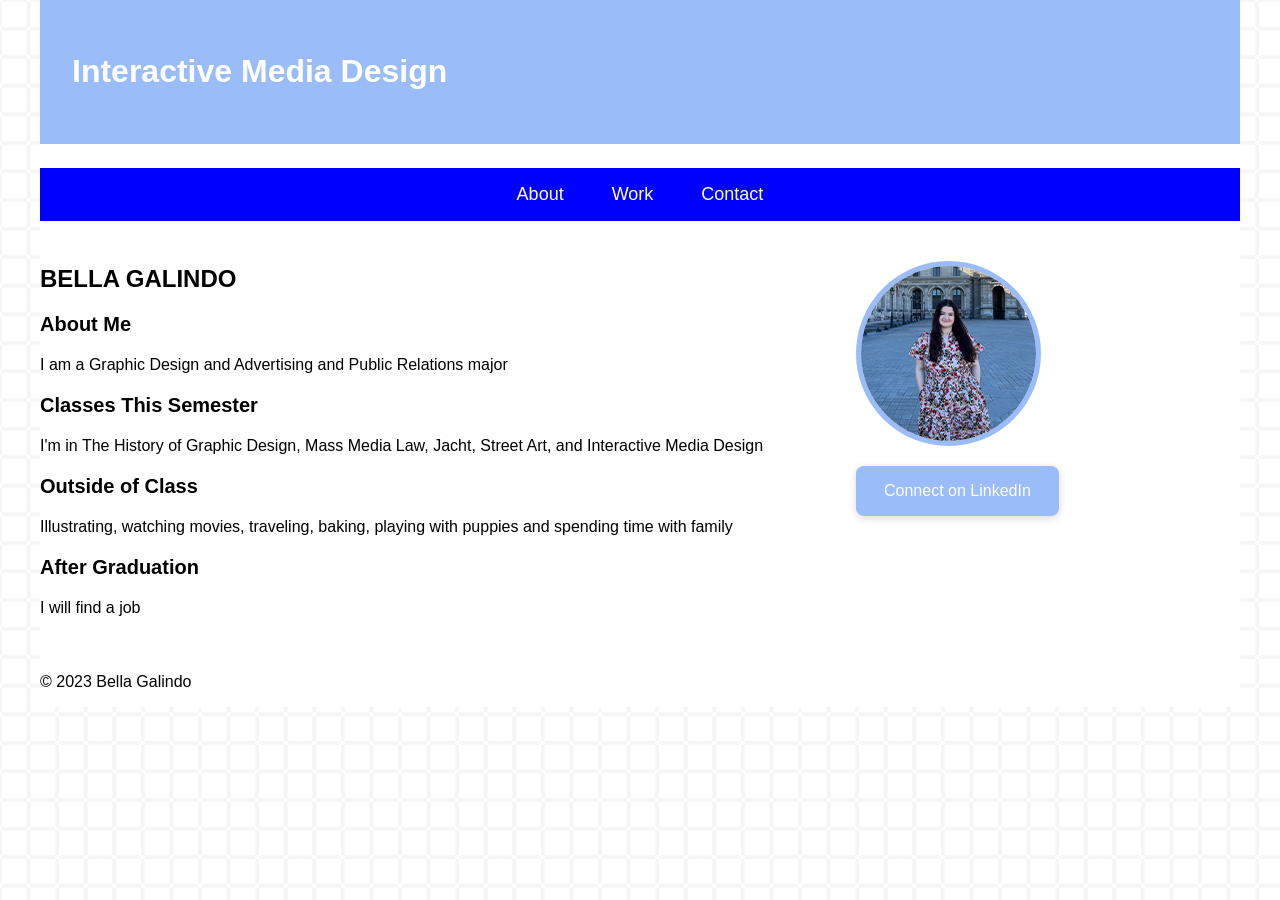
<file: assignments/index.html>
<!doctype html>
<html lang="en">
<head>
    <meta charset="UTF-8">
    <title>Bella Galindo </title>
    <link rel="stylesheet" href="/css/style.css">


</head>


<body>
<div class="container">

<header>
    <h1>Interactive Media Design</h1>
</header>

<nav>
    <ul>
        <li><a href="index.html">About</a></li>
        <li><a href="work.html">Work</a></li>
        <li><a href="contact.html">Contact</a></li>
    </ul>
</nav>

<section class="col-span-8">
    <h2>BELLA GALINDO</h2>

    <h3>About Me</h3>
    <p>I am a Graphic Design and Advertising and Public Relations major</p>

    <h3>Classes This Semester</h3>
    <p>I'm in The History of Graphic Design, Mass Media Law, Jacht, Street Art, and Interactive Media Design</p>

    <h3>Outside of Class</h3>
    <p>Illustrating, watching movies, traveling, baking, playing with puppies and spending time with family</p>

    <h3>After Graduation</h3>
    <p>I will find a job</p>
</section>


<aside class="col-span-4">
    <p><img src="/images/photo.png" alt="image" class="circle"></p>
    <a href="https://www.linkedin.com" target="_blank" class="button">Connect on LinkedIn</a>
</aside>

<footer>
<p>&copy; 2023 Bella Galindo</p>
</footer>

</div><!-- container closes-->
</body>
</html>
</file>
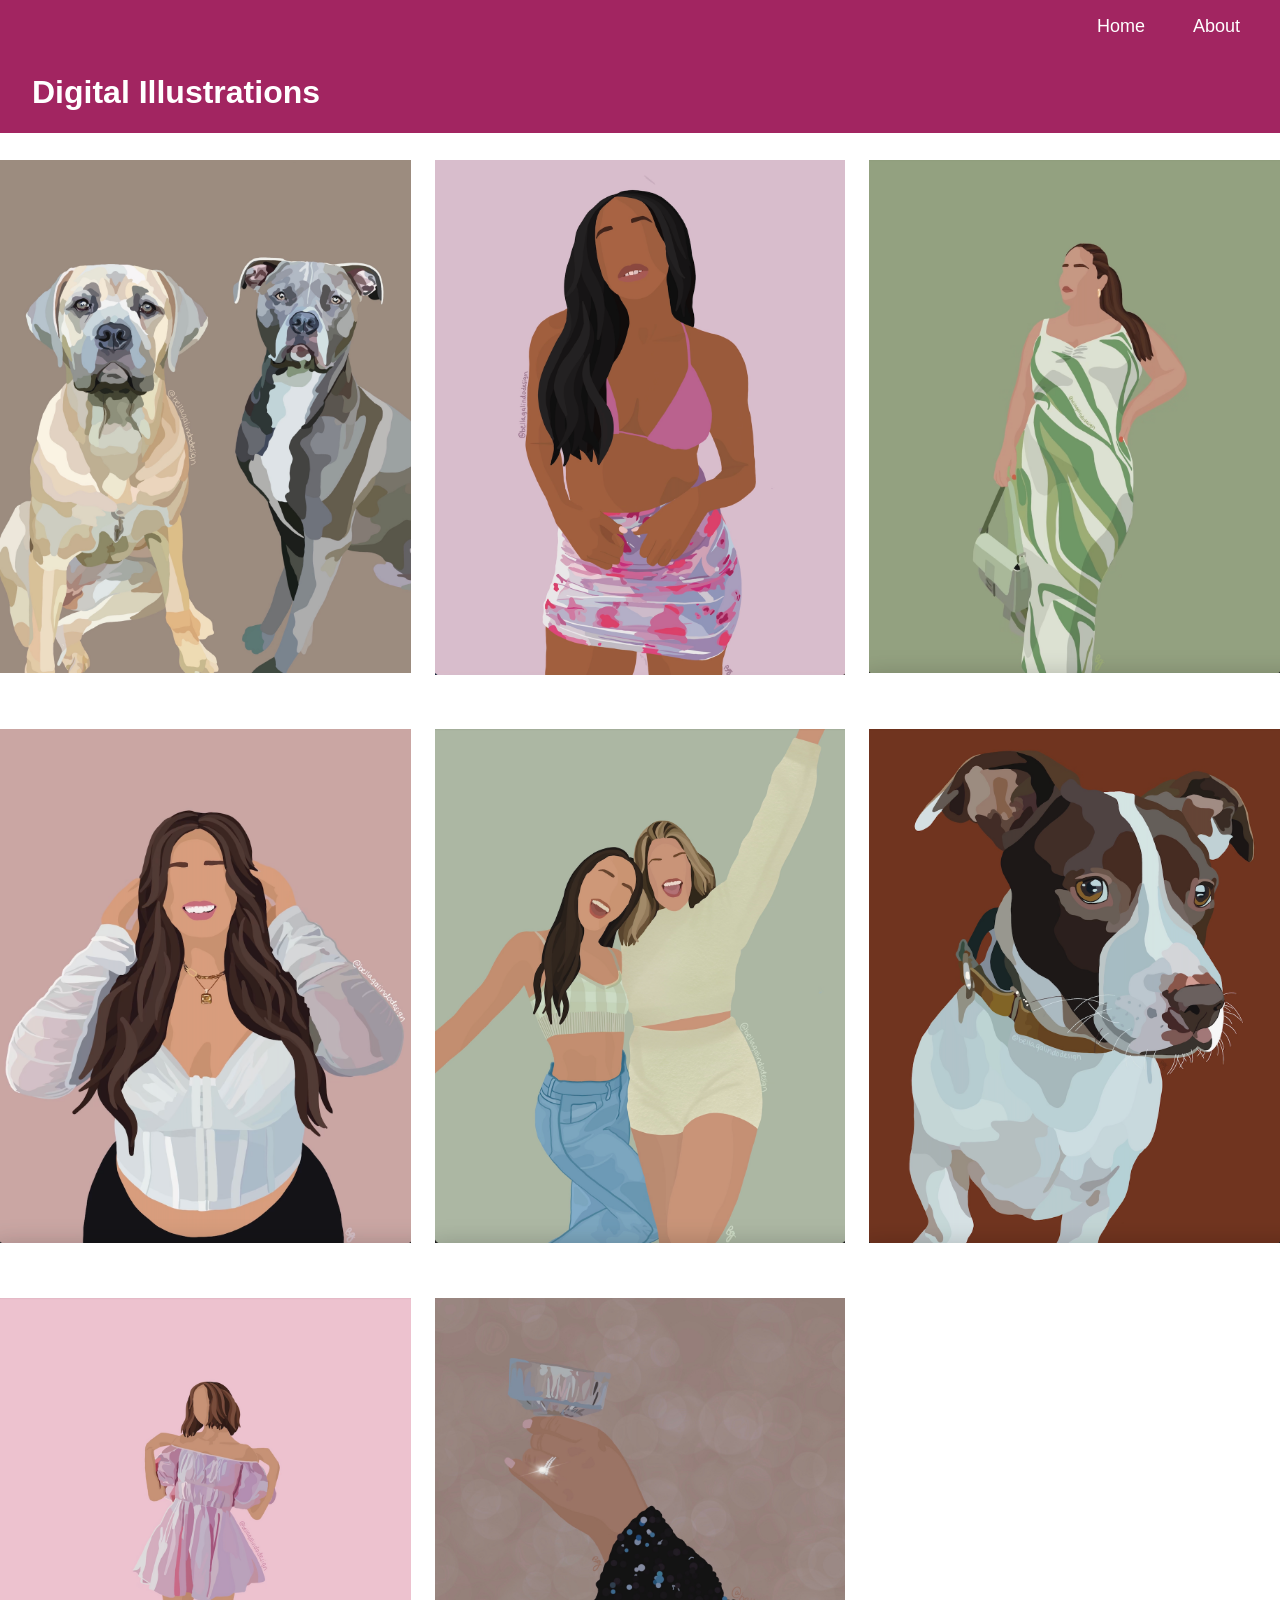
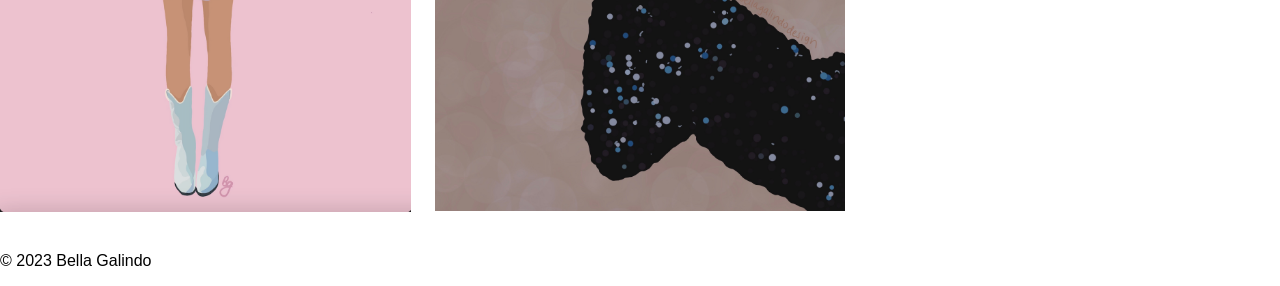
<file: digitalillustrations.html>
<!doctype html>
<html lang="en">
<head>
    <meta charset="UTF-8">
    <meta name="description" content=“Take a look at illustrations that I have created using procreate."">
    <title>Bella Galindo </title>
    <link rel="stylesheet" href="/webpage.css">


</head>


<body>
<div class="container2">

<nav>
    <ul>
        <li><a href="webpage.html">Home</a></li>
        <li><a href="webpage2.html">About</a></li>
    </ul>
</nav>
</div> 


<div class="container2">
<header>
    <h1>Digital Illustrations</h1>
</header>
</div>
</div>

<div class="container col-span-12">
    <section class="work-section">
        <div class="container">

            <div class="halfcard col-span-4">
                <img src="/images/twodogs.jpeg" alt="two dogs">
            </div>
            
            <div class="halfcard col-span-4">
                <img src="/images/mediumpink.png" alt="girl wearing pink">
            </div>

            <div class="halfcard col-span-4">
                <img src="/images/green.png" alt="girl wearing green">
            </div>

            <div class="halfcard col-span-4">
                <img src="/images/darkpink.png" alt="girl wearing white shirt">
            </div>
            
            <div class="halfcard col-span-4">
                <img src="/images/lightgreen.png" alt="two girls posing">
            </div>

            <div class="halfcard col-span-4">
                <img src="/images/dog.png" alt="spotted dog">
            </div>
            
            <div class="halfcard col-span-4">
                <img src="/images/lightpink.png" alt="girl wearing light pink">
            </div>

            <div class="halfcard col-span-4">
                <img src="/images/hand.jpeg" alt="holding champagne">
            </div>

    </section>
         </div>
</div>





<footer>
<p>&copy; 2023 Bella Galindo</p>
</footer>

</div><!-- container closes-->
</body>
</html>
</file>
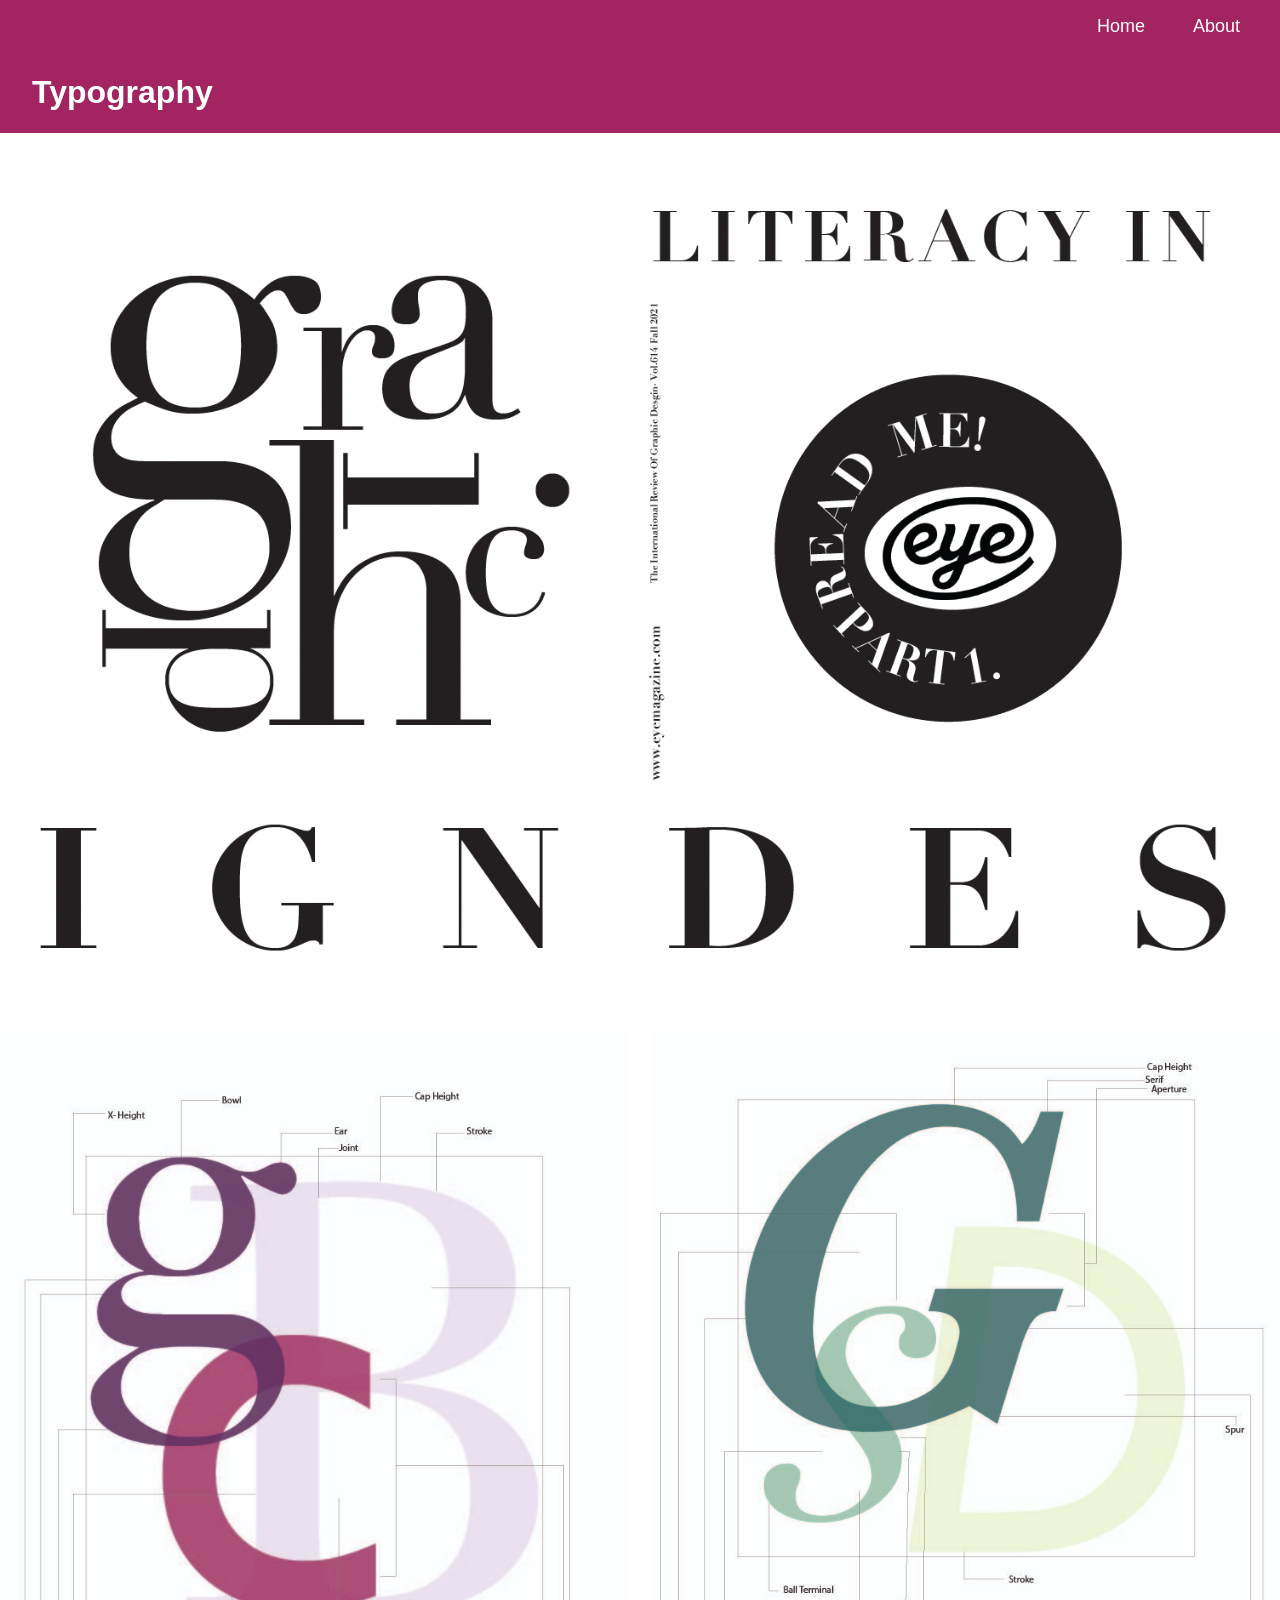
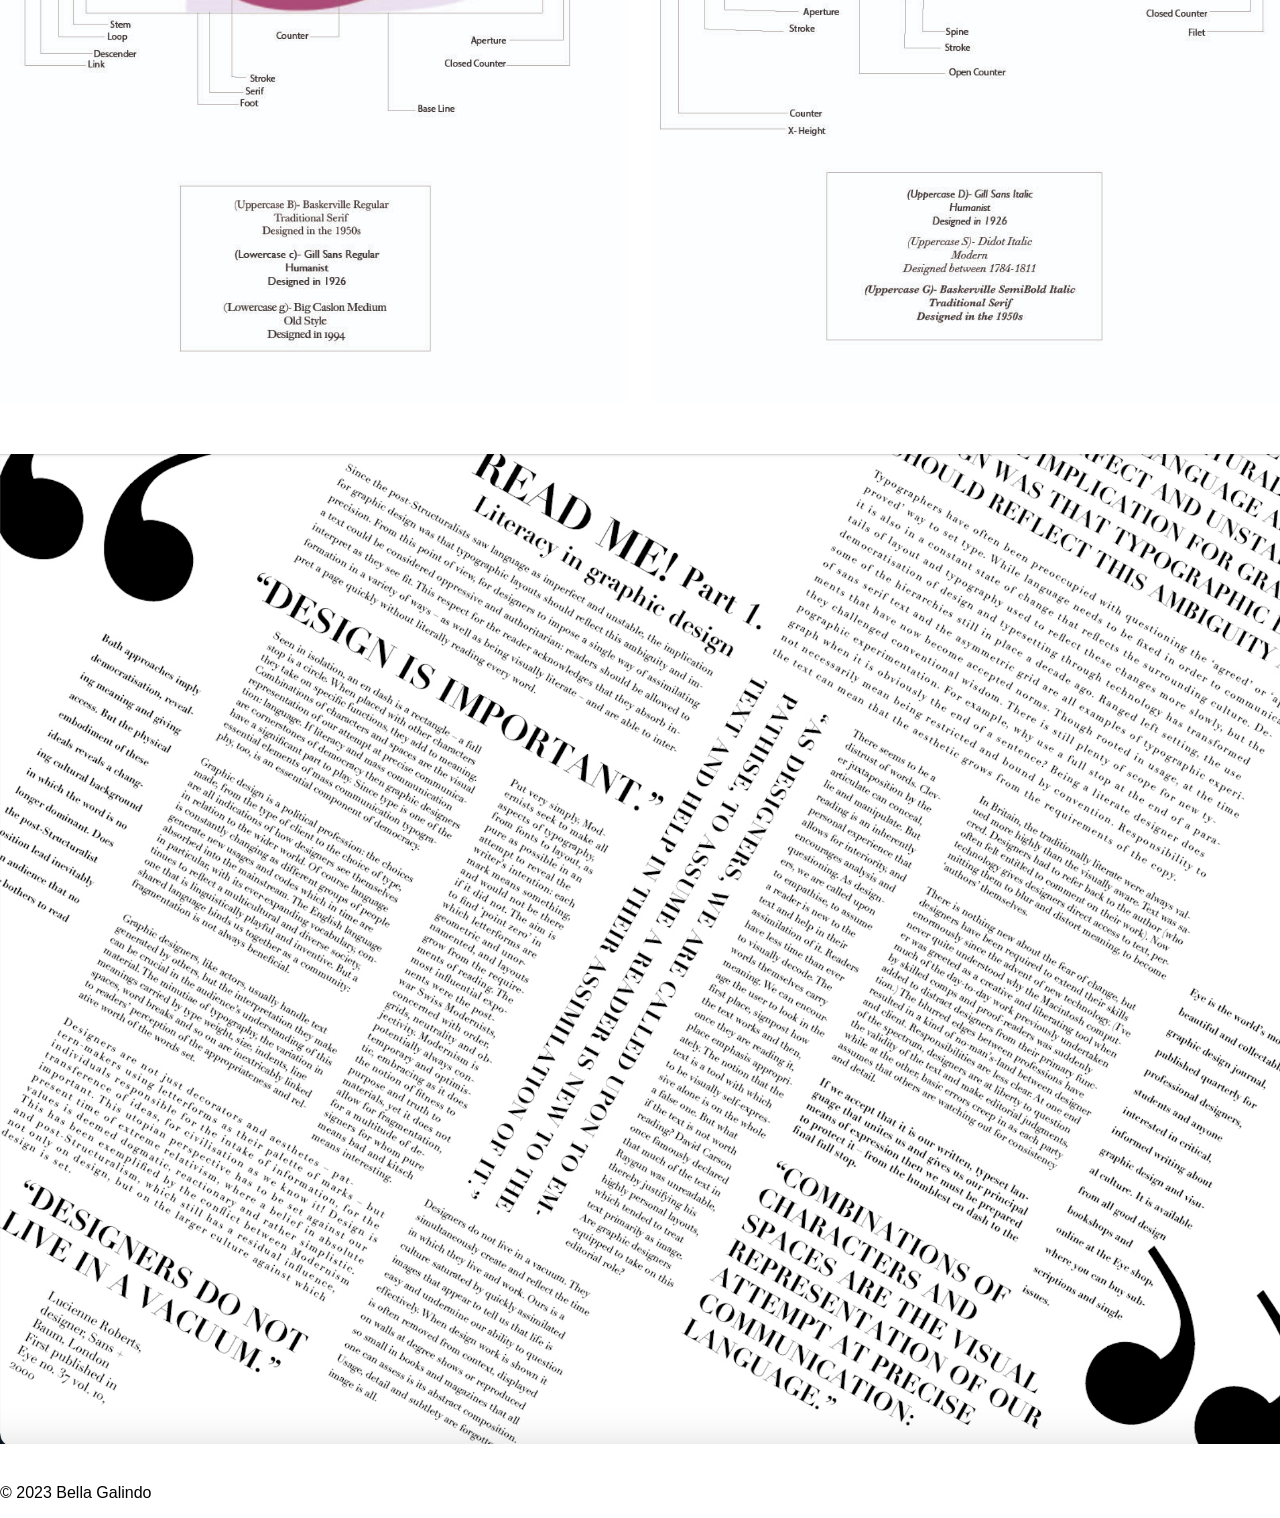
<file: type.html>
<!doctype html>
<html lang="en">
<head>
    <meta charset="UTF-8">
    <meta name="description" content=“Take a look at a collection of typography that I ahve created using Adobe Indesign.">
    <title>Bella Galindo </title>
    <link rel="stylesheet" href="/webpage.css">


</head>


<body>
<div class="container2">

<nav>
    <ul>
        <li><a href="webpage.html">Home</a></li>
        <li><a href="webpage2.html">About</a></li>
    </ul>
</nav>
</div> 


<div class="container2">
<header>
    <h1>Typography</h1>
</header>
</div>

<div class="container">
    <div class="largecard">
    <img src="/images/type1.png" alt="holding business card">
    </section>
</div>
</div>

<div class="container col-span-12">
    <section class="work-section">
        <div class="container">

            <div class="halfcard col-span-6">
                <img src="/images/type4.jpg" alt="back of business card">
            </div>
            
            <div class="halfcard col-span-6">
                <img src="/images/type5.jpg" alt="business card front and back">
            </div>

    </section>
         </div>
</div>

<div class="container">
    <div class="largecard">
    <img src="/images/type2.png" alt="front of business card">
    </section>
</div>
</div>





<footer>
<p>&copy; 2023 Bella Galindo</p>
</footer>

</div><!-- container closes-->
</body>
</html>
</file>
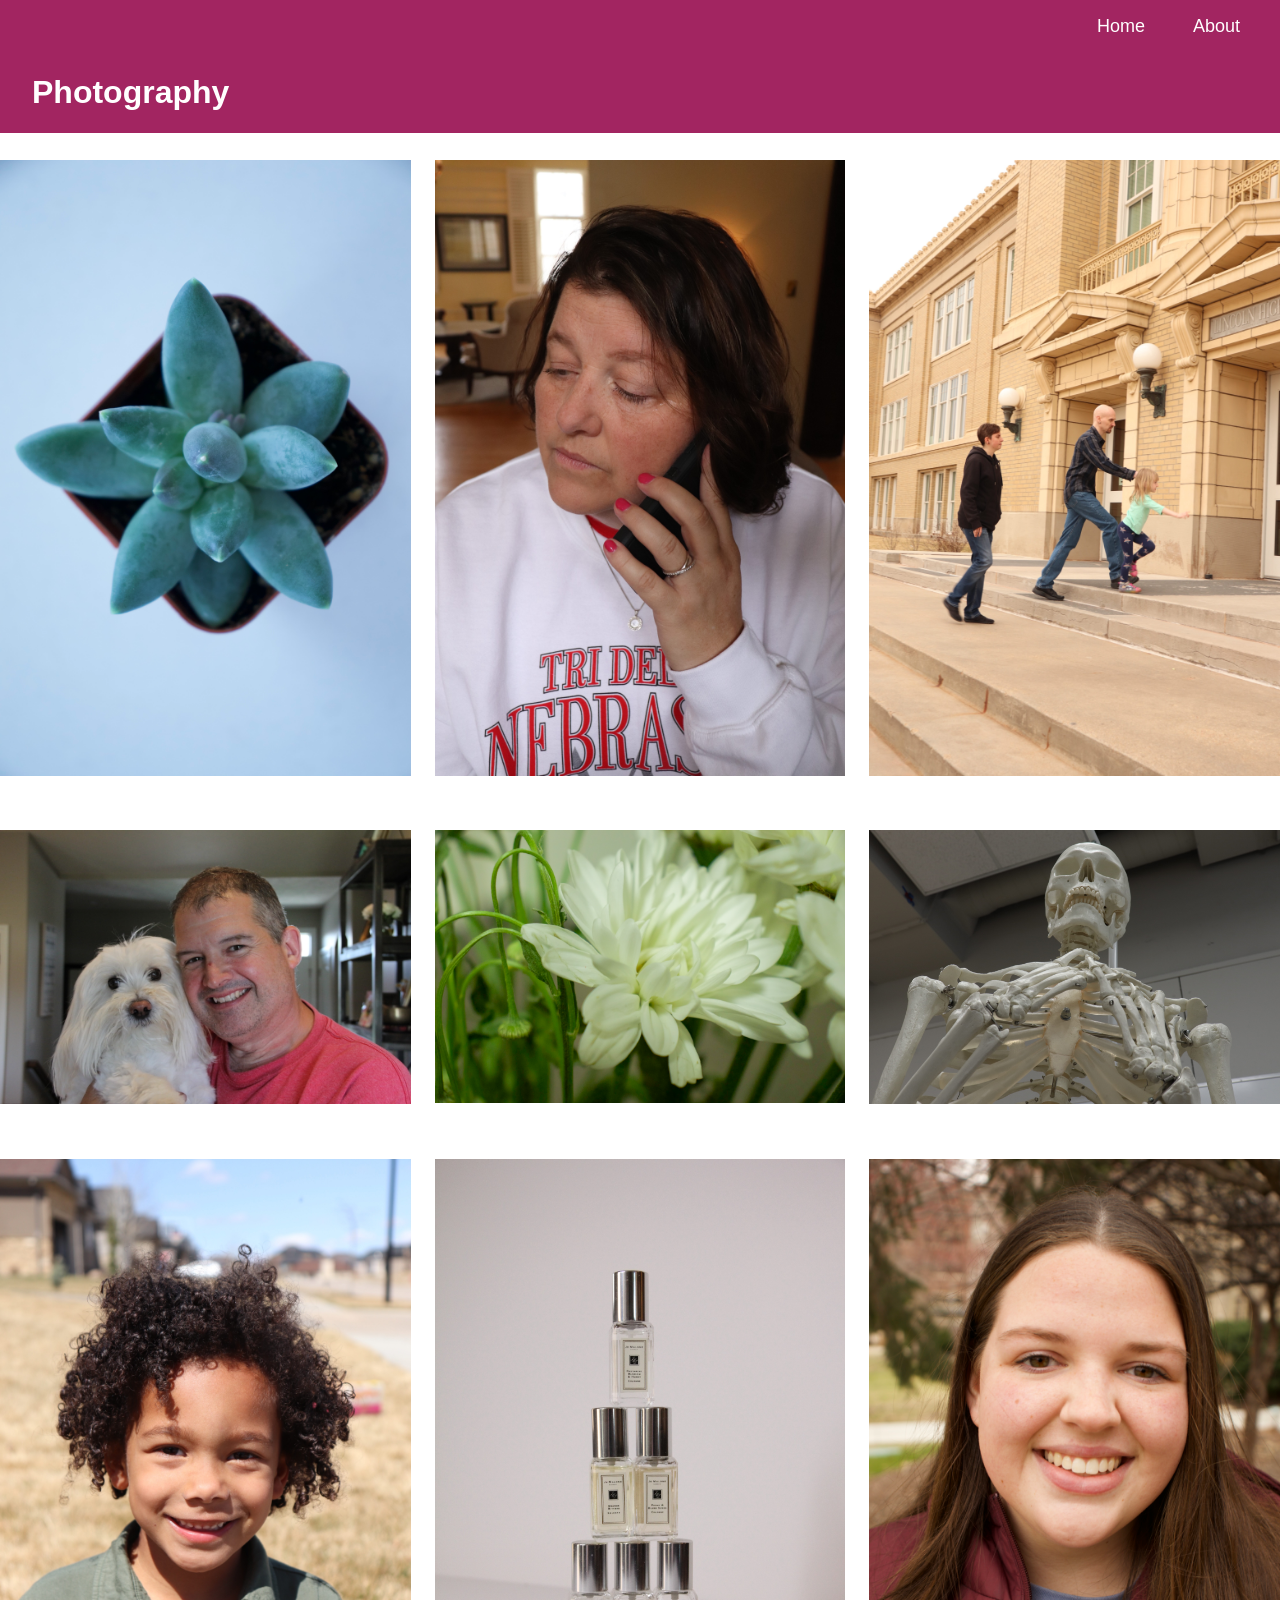
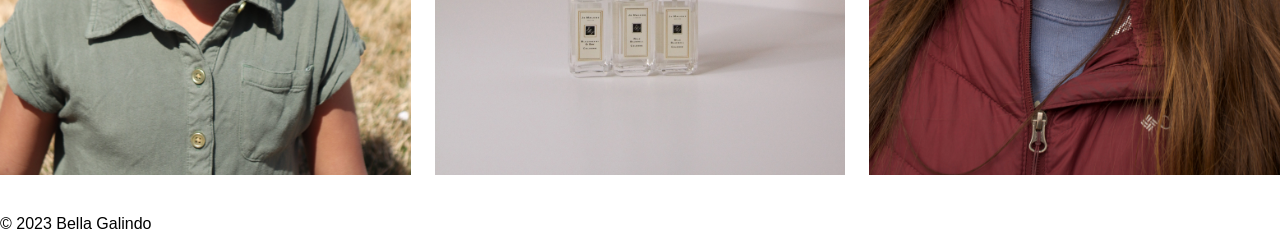
<file: webpage3.html>
<!doctype html>
<html lang="en">
<head>
    <meta charset="UTF-8">
    <meta name="description" content=“Take a look at product and portrait photos I’ve captured.”>
    <title>Bella Galindo </title>
    <link rel="stylesheet" href="/webpage.css">


</head>


<body>
<div class="container2">

<nav>
    <ul>
        <li><a href="webpage.html">Home</a></li>
        <li><a href="webpage2.html">About</a></li>
    </ul>
</nav>
</div> 


<div class="container2">
<header>
    <h1>Photography</h1>
</header>
</div>
</div>

<div class="container col-span-12">
    <section class="work-section">
        <div class="container">

            <div class="halfcard col-span-4">
                <img src="/images/plant3.JPEG" alt="flower">
            </div>
            
            <div class="halfcard col-span-4">
                <img src="/images/mom.jpeg" alt="lady crying">
            </div>

            <div class="halfcard col-span-4">
                <img src="/images/people.jpeg" alt="peoplewalking">
            </div>

            <div class="halfcard col-span-4">
                <img src="/images/dog.JPG" alt="dog and man">
            </div>
            
            <div class="halfcard col-span-4">
                <img src="/images/flower.png" alt="white flowers">
            </div>

            <div class="halfcard col-span-4">
                <img src="/images/skeleton.jpeg" alt="skeleton">
            </div>

            <div class="halfcard col-span-4">
                <img src="/images/girlsmiling.jpeg" alt="girl smiling">
            </div>
            
            <div class="halfcard col-span-4">
                <img src="/images/perfume.JPG" alt="stacked perfume bottles">
            </div>

            <div class="halfcard col-span-4">
                <img src="/images/girlsmiling2.JPEG" alt="girl smiling">
            </div>

    </section>
         </div>
</div>





<footer>
<p>&copy; 2023 Bella Galindo</p>
</footer>

</div><!-- container closes-->
</body>
</html>
</file>
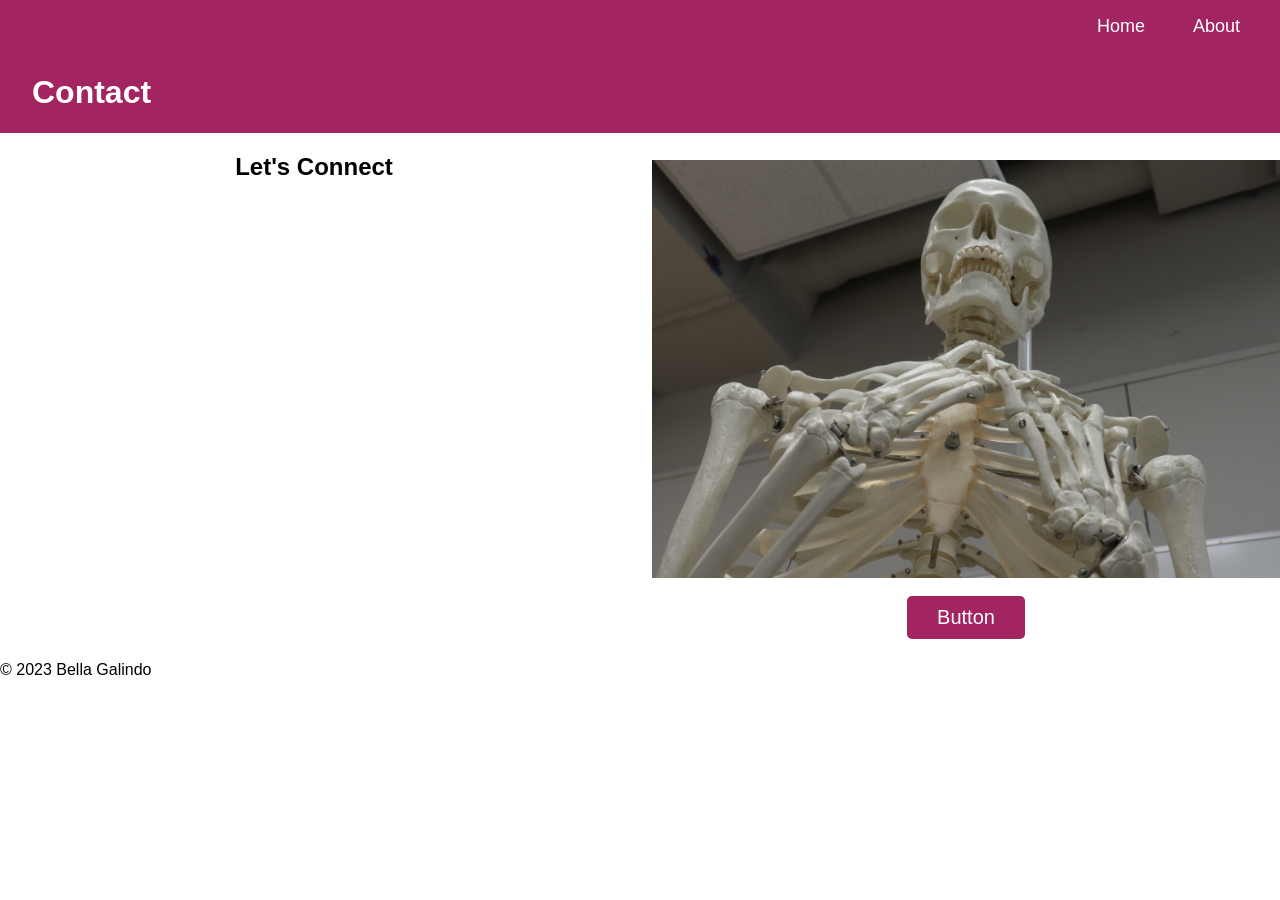
<file: webpage4.html>
<!doctype html>
<html lang="en">
<head>
    <meta charset="UTF-8">
    <meta name="description" content=“Get in touch with me for any of your design needs.”>
    <title>Bella Galindo </title>
    <link rel="stylesheet" href="/webpage.css">


</head>


<body>
<div class="container2">

<nav>
    <ul>
        <li><a href="webpage.html">Home</a></li>
        <li><a href="webpage2.html">About</a></li>
    </ul>
</nav>
</div> 


<div class="container2">
<header>
    <h1>Contact</h1>
</header>
</div>

<div class="container col-span-12">
    <section class="work-section">
        <div class="container">

            <div class="halfcard col-span-6">
                <h2>Let's Connect</h2>
            </div>
            
            <div class="halfcard col-span-6">
                <img src="/images/skeleton.jpeg" alt="strategic planning">
                <button class="btn1">Button</button>
            </div>

    </section>

</div>





<footer>
<p>&copy; 2023 Bella Galindo</p>
</footer>

</div><!-- container closes-->
</body>
</html>
</file>
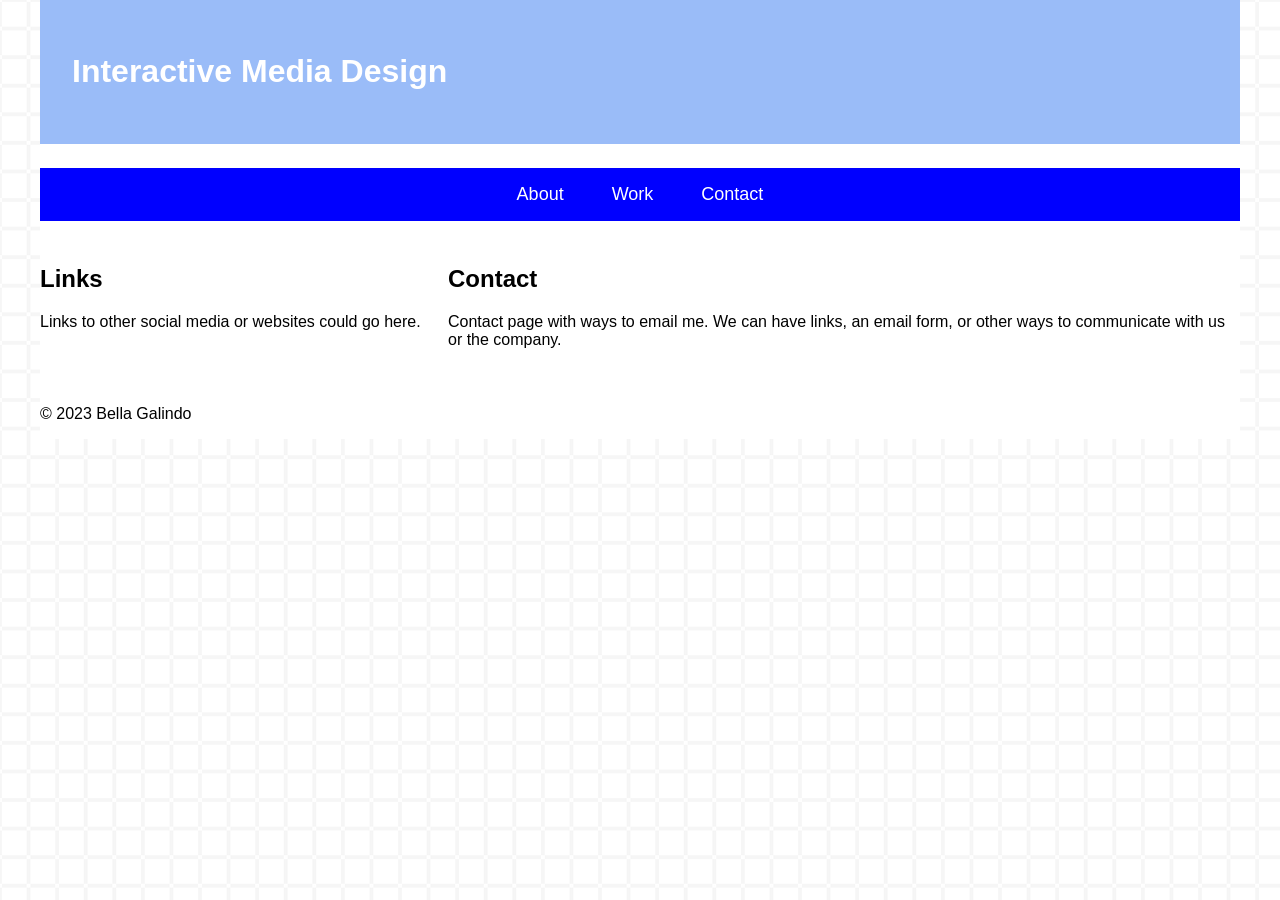
<file: assignments/contact.html>
<!doctype html>
<html lang="en">
<head>
    <meta charset="UTF-8">
    <title>Bella Galindo </title>
    <link rel="stylesheet" href="/css/style.css">


</head>


<body>
<div class="container">

<header>
    <h1>Interactive Media Design</h1>
</header>

<nav>
    <ul>
        <li><a href="index.html">About</a></li>
        <li><a href="work.html">Work</a></li>
        <li><a href="contact.html">Contact</a></li>
    </ul>
</nav>

<section class="col-span-4">
    <h2>Links</h2>
    <p>Links to other social media or websites could go here.</p>
</section>


<aside class="col-span-8">
    <h2>Contact</h2>
    <p>Contact page with ways to email me. We can have links, an email form, or other ways to communicate with us or the company.</p>
</aside>

<footer>
<p>&copy; 2023 Bella Galindo</p>
</footer>

</div><!-- container closes-->
</body>
</html>
</file>
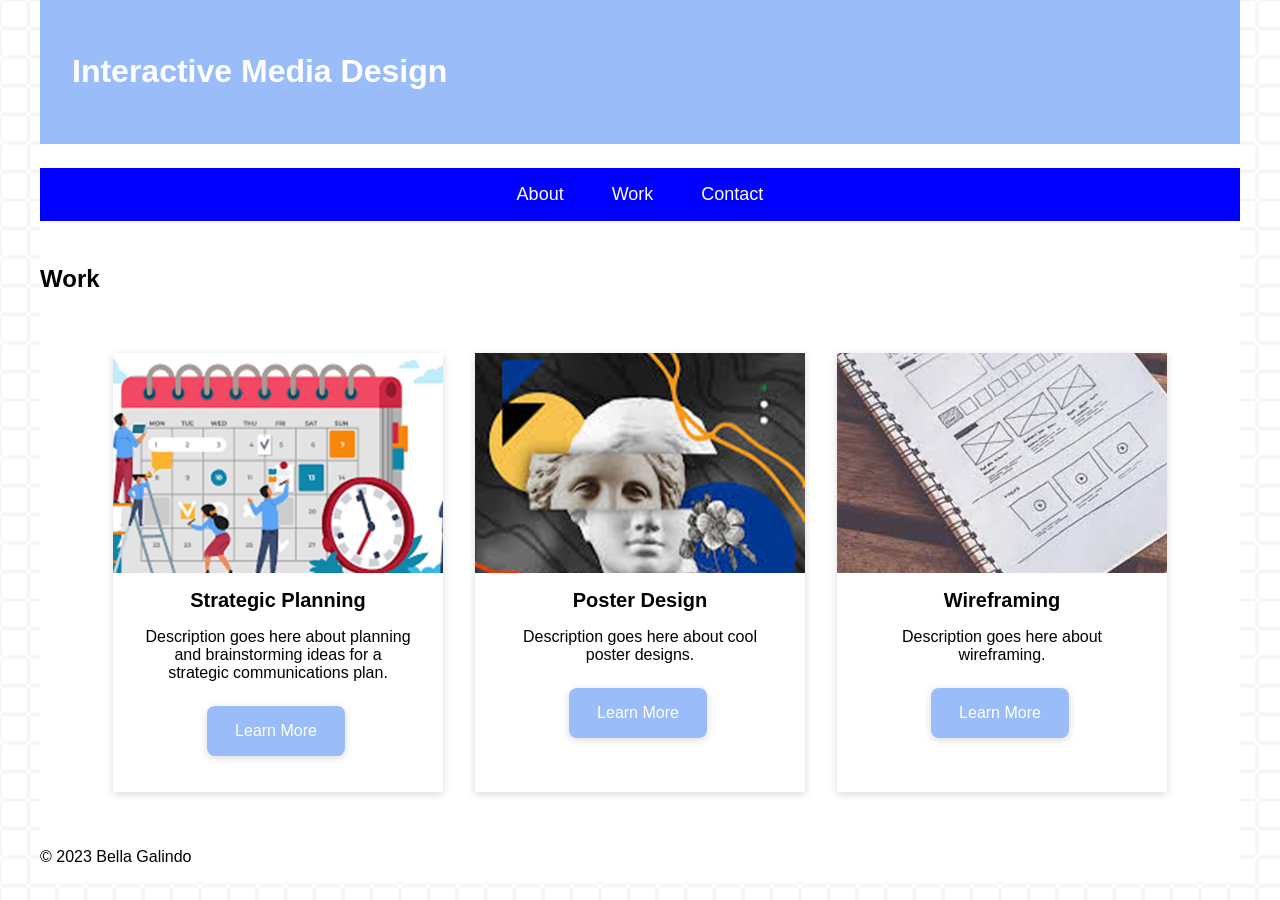
<file: assignments/work.html>
<!doctype html>
<html lang="en">
<head>
    <meta charset="UTF-8">
    <title>Bella Galindo </title>
    <link rel="stylesheet" href="/css/style.css">


</head>


<body>
<div class="container">

<header>
    <h1>Interactive Media Design</h1>
</header>

<nav>
    <ul>
        <li><a href="index.html">About</a></li>
        <li><a href="work.html">Work</a></li>
        <li><a href="contact.html">Contact</a></li>
    </ul>
</nav>

<section>
    <h2>Work</h2>
    </section>

<section class="work-section">
    <div class="card">
        <img src="/images/Work_sketch.jpg" alt="strategic planning">
        <h3 class="card-title">Strategic Planning</h3>
        <p class ="card-text">Description goes here about planning and brainstorming ideas for a strategic communications plan.</p>
        <a href="#" class="button">Learn More</a>
    </div>

    <div class="card">
        <img src="/images/work_posters.jpg" alt="Poster Design">
        <h3 class="card-title">Poster Design</h3>
        <p class ="card-text">Description goes here about cool poster designs.</p>
        <a href="#" class="button">Learn More</a>
    </div>

    <div class="card">
        <img src="/images/work_wires.jpg" alt="Wireframing">
        <h3 class="card-title">Wireframing</h3>
        <p class ="card-text">Description goes here about wireframing.</p>
        <a href="#" class="button">Learn More</a>
    </div>
</section>


<footer>
<p>&copy; 2023 Bella Galindo</p>
</footer>

</div><!-- container closes-->
</body>
</html>
</file>
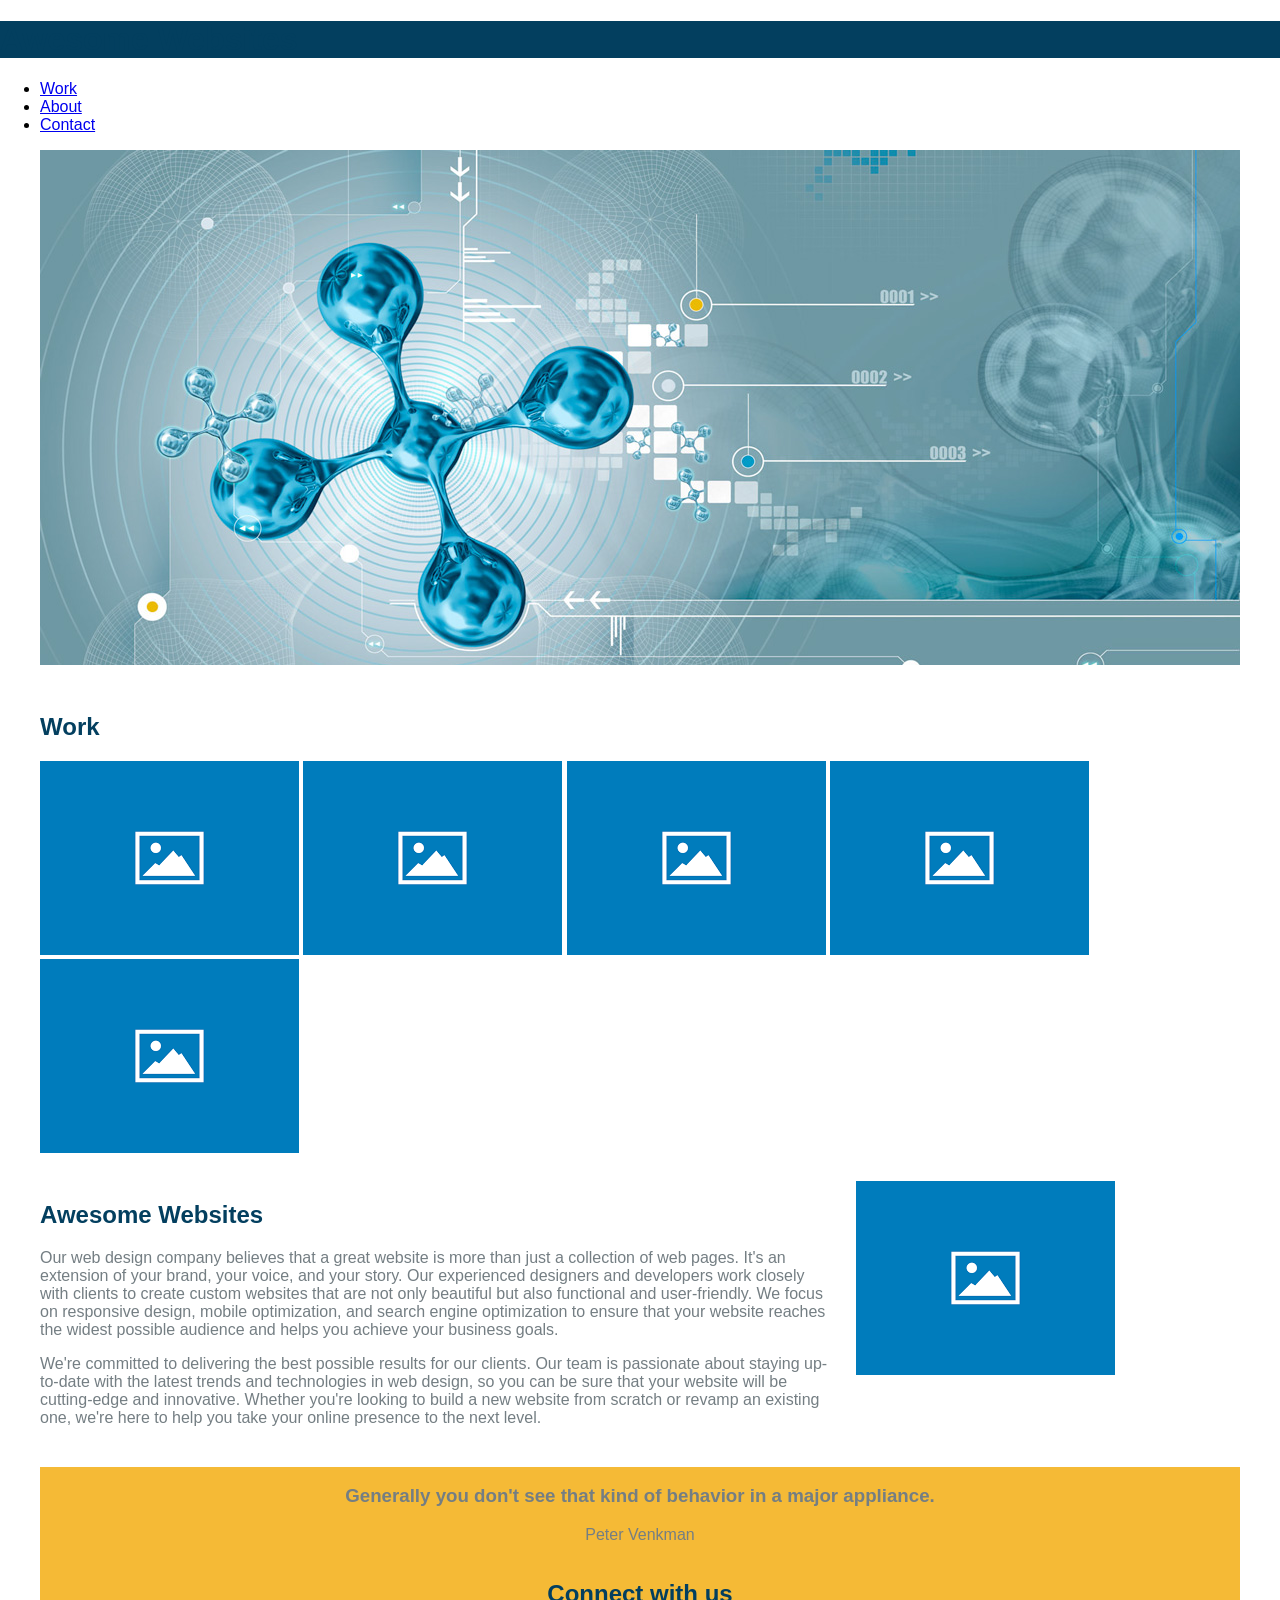
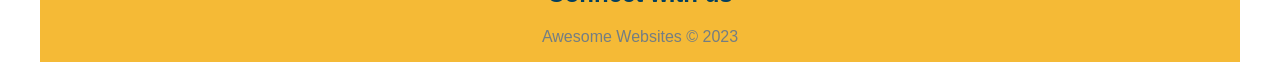
<file: assignments/class_template/class_template.html>
<!doctype html>
<html lang="en">
<head>
    <meta charset="UTF-8">
    <title>Bella's Website</title>
    
    <!--SEO -->
        <meta name="description" content="Page Description Here">
        <meta name="author" content="Bella Galindo">
            
    <!--Icons -->
        <!-- Make iOS icon 180x180 PNG -->
        <link rel="apple-touch-icon" href="#">
        <!-- Make Shortcut icon 32x32 PNG -->
        <link rel="icon" href="#">
        
    <!-- Needed for RWD -->
        <meta name="viewport" content="width=device-width, initial-scale=1">
        
    <!-- Styles -->
        <link href="css/inclass.css" rel="stylesheet">
        
    <!-- jQuery Scripts 
        <script src="https://ajax.googleapis.com/ajax/libs/jquery/1.12.4/jquery.min.js"></script>
        <script>
            $(document).ready(function(){
            
                });
        </script>-->
</head>

<body>   

 <div class="container_lg blue">
<header class="col-span-6">
 <h1>Awesome Websites</h1></header>
 </div>

    <!-- Navigation -->
    <nav class="col-span-6">
        <ul>
            <li><a href="#">Work</a></li>
            <li><a About href="#">About</a></li>
            <li><a Contact href="#">Contact</a></li>
        </ul>
    </nav>


    <div class="container">
        <!-- Hero Image -->
        <section>
            <img src="images/promoGraphic.jpg" alt="Website Promo">
        </section>
    
    <!-- Work -->
    <section>
        <h2>Work</h2>

        <img src="images/thumb.png" alt="Project 1">
        <img src="images/thumb.png" alt="Project 2">
        <img src="images/thumb.png" alt="Project 3">
        <img src="images/thumb.png" alt="Project 4">
        <img src="images/thumb.png" alt="Project 5">
    </section>
    
    <!-- Content -->
    <article class="col-span-8">
        <h2>Awesome Websites</h2>
        
        <p>Our web design company believes that a great website is more than just a collection of web pages. It's an extension of your brand, your voice, and your story. Our experienced designers and developers work closely with clients to create custom websites that are not only beautiful but also functional and user-friendly. We focus on responsive design, mobile optimization, and search engine optimization to ensure that your website reaches the widest possible audience and helps you achieve your business goals.</p>

        <p>We're committed to delivering the best possible results for our clients. Our team is passionate about staying up-to-date with the latest trends and technologies in web design, so you can be sure that your website will be cutting-edge and innovative. Whether you're looking to build a new website from scratch or revamp an existing one, we're here to help you take your online presence to the next level.</p>
    </article>

    <aside class="col-span-4">
        <img src="images/thumb.png" alt="Project 1">
    </aside>
  
<!--close container --> 

<div class="container_lg center yellow"

    <!-- Quote -->
    <section>
        <h3>Generally you don't see that kind of behavior in a major appliance.</h3>
        <p>Peter Venkman</p>
    </section>
    
    <div class="container"
    <!-- Footer  -->
    <footer>
        <h2>Connect with us</h2>
        <p>Awesome Websites &copy; 2023</p>
    </footer>   
    
</div><!--close container --> 
</body>
</html>
</file>
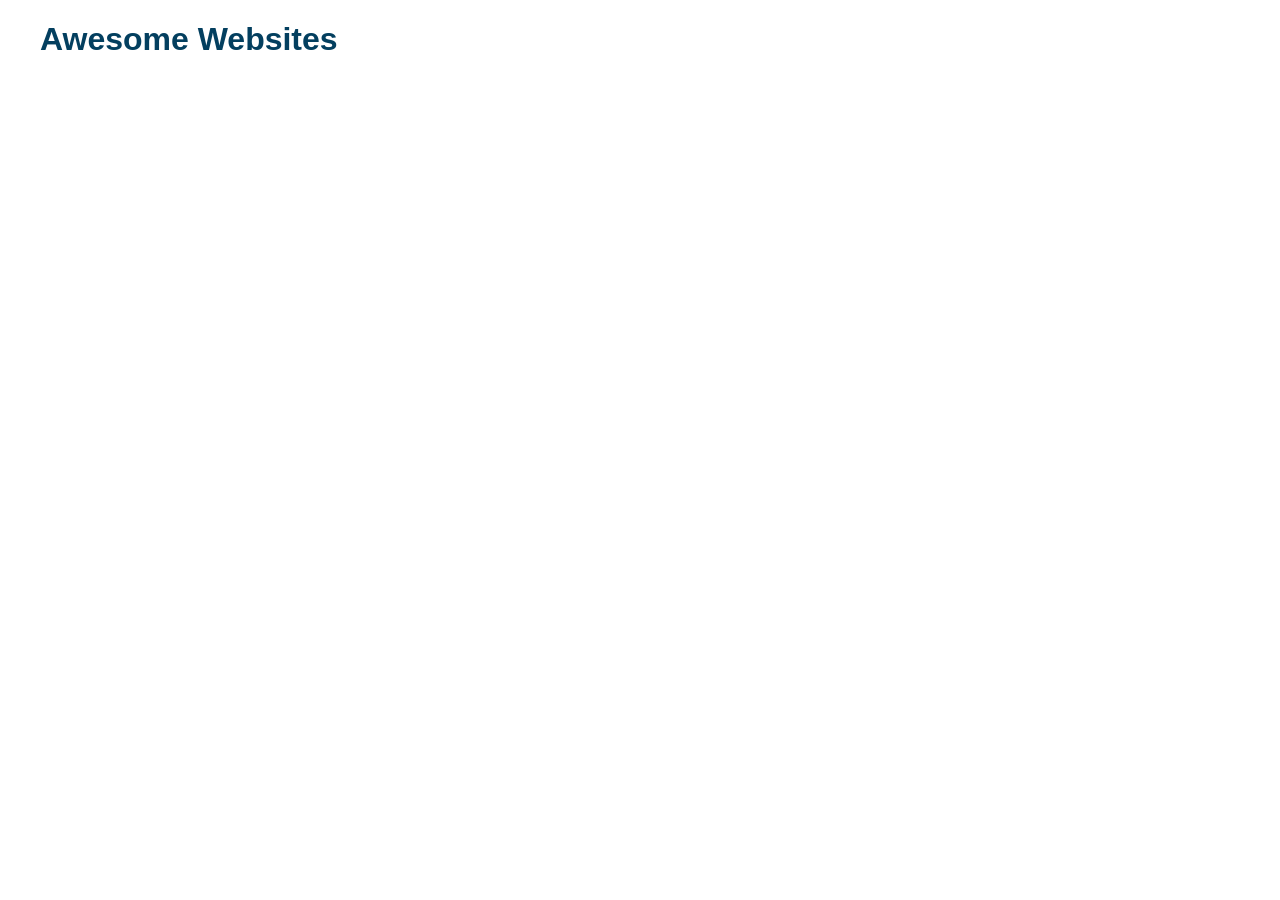
<file: assignments/class_template/grid1.html>
<!doctype html>
<html lang="en">
<head>
    <meta charset="UTF-8">
    
    <!--SEO -->
        <meta name="description" content="Page Description Here">
        <meta name="author" content="Bella Galindo">
            
    <!--Icons -->
        
        
    <!-- Needed for RWD -->
        <meta name="viewport" content="width=device-width, initial-scale=1">
        
    <!-- Styles -->
        <link href="css/inclass.css" rel="stylesheet">
        
    <!-- jQuery Scripts 
        <script src="https://ajax.googleapis.com/ajax/libs/jquery/1.12.4/jquery.min.js"></script>
        <script>
            $(document).ready(function(){
            
                });
        </script>-->
</head>

<body>   
<div class="container">
    
    <header class="col-span-6">
    <h1>Awesome Websites</h1>
    </header>   

    <!-- Navigation -->
    <nav class="col-span-6">
        <ul>
         
        </ul>
    </nav>



     <!-- Hero Image -->
    
    <!-- Work -->
    
    
    <!-- Content -->
   
  
    <!-- Quote -->
    <section>
        
    </section>
    
    
    <!-- Footer  -->
    <footer>
       
    </footer>   
    
</div><!--close container --> 
</body>
</html>
</file>
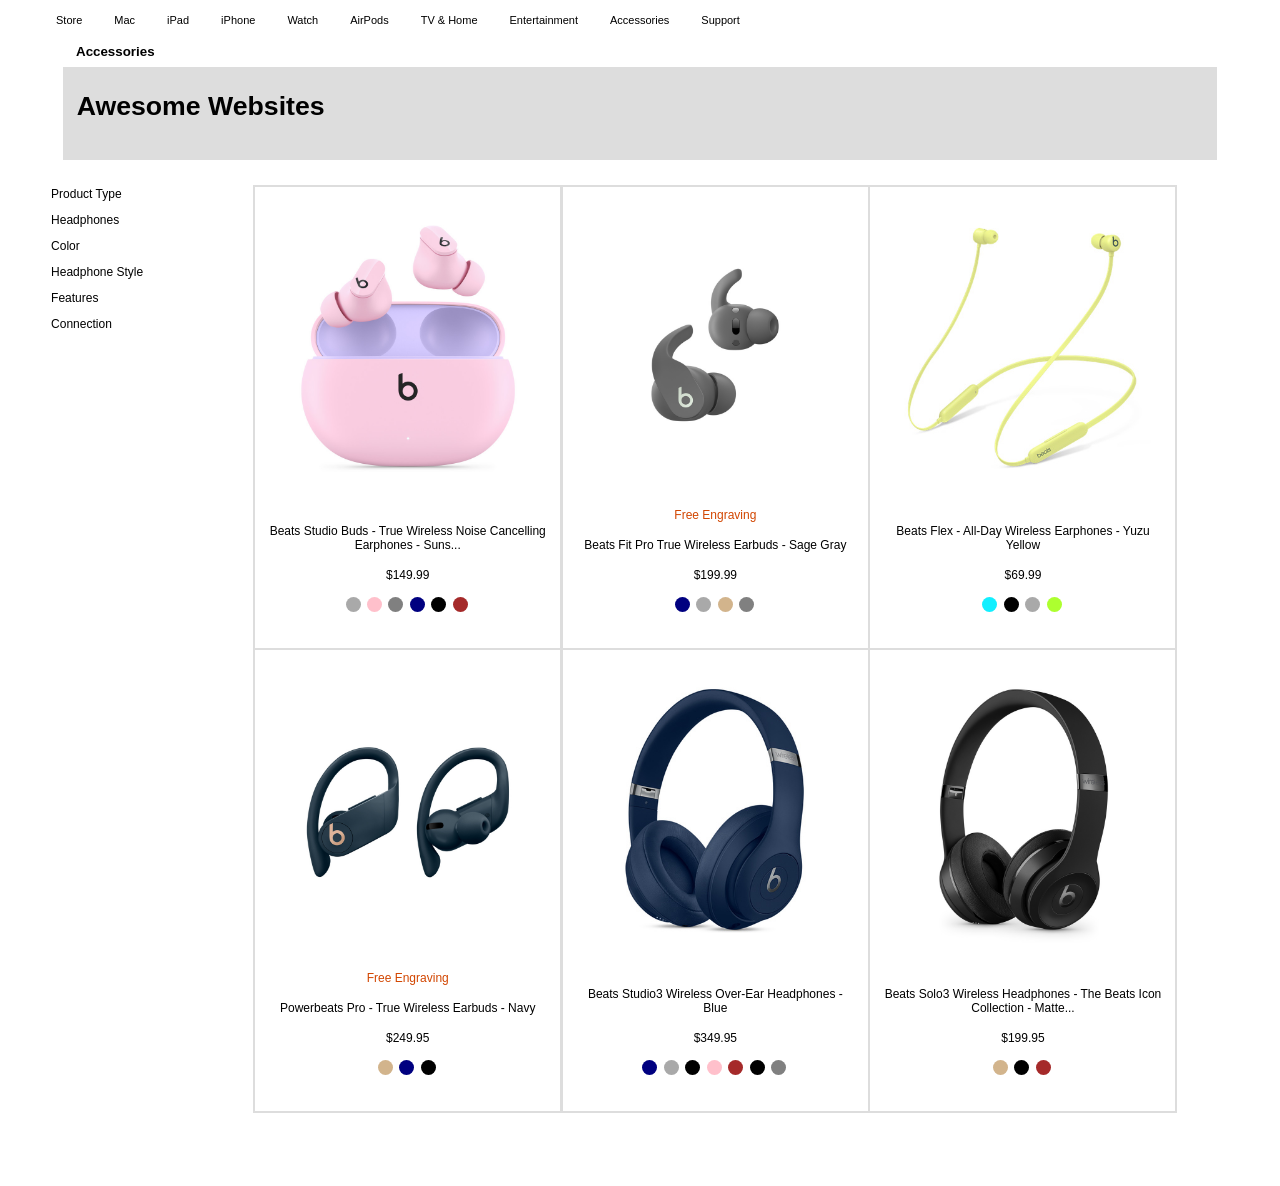
<file: assignments/class_template/page2.html>
<!doctype html>
<html lang="en">
<head>
    <meta charset="UTF-8">
    
    <!--SEO -->
        <meta name="description" content="Page Description Here">
        <meta name="author" content="Bella Galindo">
            
    <!--Icons -->
        
        
    <!-- Needed for RWD -->
        <meta name="viewport" content="width=device-width, initial-scale=1">
        
    <!-- Styles -->
        <link href="css/project2.css" rel="stylesheet">
        
    <!-- jQuery Scripts 
        <script src="https://ajax.googleapis.com/ajax/libs/jquery/1.12.4/jquery.min.js"></script>
        <script>
            $(document).ready(function(){
            
                });
        </script>-->

        
</head>

<body>   
 <!-- <div class="container">
    
    <header class="col-span-6">
    <h1>Awesome Websites</h1>
    </header>   -->

    <!-- Navigation -->
     <!-- <nav class="col-span-6">
        <ul>
         
        </ul>
    </nav> -->


   
    <body>

<div class="container">
    <section class="topnav">
                <a class="active" href="#store">Store</a>
                <a href="#mac">Mac</a>
                <a href="#ipad">iPad</a>
                <a href="#iphone">iPhone</a>
                <a href="project2.html">Watch</a></a>
                <a href="#airpods">AirPods</a>
                <a href="#tvandhome">TV & Home</a>
                <a href="#entertainment">Entertainment</a>
                <a href="#accessories">Accessories</a>
                <a href="#support">Support</a>
    </section>

    <h1 class="card-title bold">Accessories </h1>

    <div class="container_large grey">
        <header class="col-span-6">
         <h1 class="awesomewebsites">Awesome Websites</h1></header>
         </div>
        
         
    <div class="container col-span-2">
        <section class="">
            <div class="container">
                <section class="lineheightpg2"><p><h3>Product Type</h3></p></section>
                <section class="lineheightpg2"><p><h3>Headphones</h3></p></section>
                <section class="lineheightpg2"><p><h3>Color</h3></p></section>
                <section class="lineheightpg2"><p><h3>Headphone Style</h3></p></section>
                <section class="lineheightpg2"><p><h3>Features</h3></p></section>
                <section class="lineheightpg2"><p><h3>Connection</h3></p></section>
            </div>
        </section>
    </div>
   
    <div class="container col-span-10">
        <section class="work-section">
            <div class="container">

                <div class="card col-span-4">
                    <img src="/images/pic1.jpg" alt="strategic planning">
                    <h3 class="card-title"></h3>
                    <h6 class ="card-text">Beats Studio Buds - True Wireless Noise Cancelling Earphones - Suns...</h6>
                    <h6 class ="card-text">$149.99</h6>
                            <div style="float: center">
                                <span class="dotpg21 darkgrey"></span>
                                <span class="dotpg21 pink"></span>
                                <span class="dotpg21 palegrey"></span>
                                <span class="dotpg21 navy"></span>
                                <span class="dotpg21 black"></span>
                                <span class="dotpg21"></span>
                            </div>
                </div>

                 <div class="card col-span-4">
                     <img src="/images/pic2.jpg" alt="Poster Design">
                    <h3 class="card-title orangetext">Free Engraving</h3>
                    <h6 class ="card-text">Beats Fit Pro True Wireless Earbuds - Sage Gray</h6>
                    <h6 class ="card-text">$199.99</h6>
                            <div style="float: center">
                                <span class="dotpg21 navy"></span>
                                <span class="dotpg21 darkgrey"></span>
                                <span class="dotpg21 tan"></span>
                                <span class="dotpg21 palegrey"></span>
                            </div>
                </div>

                <div class="card col-span-4">
                    <img src="/images/pic3.jpg" alt="Wireframing">
                    <h3 class="card-title"></h3>
                    <h6 class ="card-text">Beats Flex - All-Day Wireless Earphones - Yuzu Yellow</h6>
                    <h6 class ="card-text">$69.99</h6>
                            <div style="float: center">
                                <span class="dotpg21 blue"></span>
                                <span class="dotpg21 black"></span>
                                <span class="dotpg21 darkgrey"></span>
                                <span class="dotpg21 green"></span>
                            </div>
                </div>

                <div class="card col-span-4">
                    <img src="/images/pic4.jpg" alt="Wireframing">
                    <h3 class="card-title orangetext">Free Engraving</h3>
                    <h6 class ="card-text">Powerbeats Pro - True Wireless Earbuds - Navy</h6>
                    <h6 class ="card-text">$249.95</h6>
                            <div style="float: center">
                                <span class="dotpg21 tan"></span>
                                <span class="dotpg21 navy"></span>
                                <span class="dotpg21 black"></span>
                            </div>
                </div>

                <div class="card col-span-4">
                    <img src="/images/pic5.jpg" alt="Wireframing">
                    <h3 class="card-title"></h3>
                    <h6 class ="card-text">Beats Studio3 Wireless Over-Ear Headphones - Blue</h6>
                    <h6 class ="card-text">$349.95</h6>
                            <div style="float: center">
                                <span class="dotpg21 navy"></span>
                                <span class="dotpg21 darkgrey"></span>
                                <span class="dotpg21 black"></span>
                                <span class="dotpg21 pink"></span>
                                <span class="dotpg21"></span>
                                <span class="dotpg21 black"></span>
                                <span class="dotpg21 palegrey"></span>
                            </div>
                </div>

                <div class="card col-span-4">
                    <img src="/images/pic6.jpg" alt="Wireframing">
                    <h3 class="card-title"></h3>
                    <h6 class ="card-text">Beats Solo3 Wireless Headphones - The Beats Icon Collection - Matte...</h6>
                    <h6 class ="card-text">$199.95</h6>
                            <div style="float: center">
                                <span class="dotpg21 tan"></span>
                                <span class="dotpg21 black"></span>
                                <span class="dotpg21"></span>
                            </div>
                </div>
       
           <p></p> 
           <p></p>       

    </section>
    </div>
    </div>
    </section>



    



     <!-- Hero Image -->
    
    <!-- Work -->
    
    
    <!-- Content -->
   
  
    <!-- Quote -->
    <section>
        
    </section>
    
    
    <!-- Footer  -->
    <footer>
       
    </footer>   
    
</div><!--close container --> 
</body>
</html>
</file>
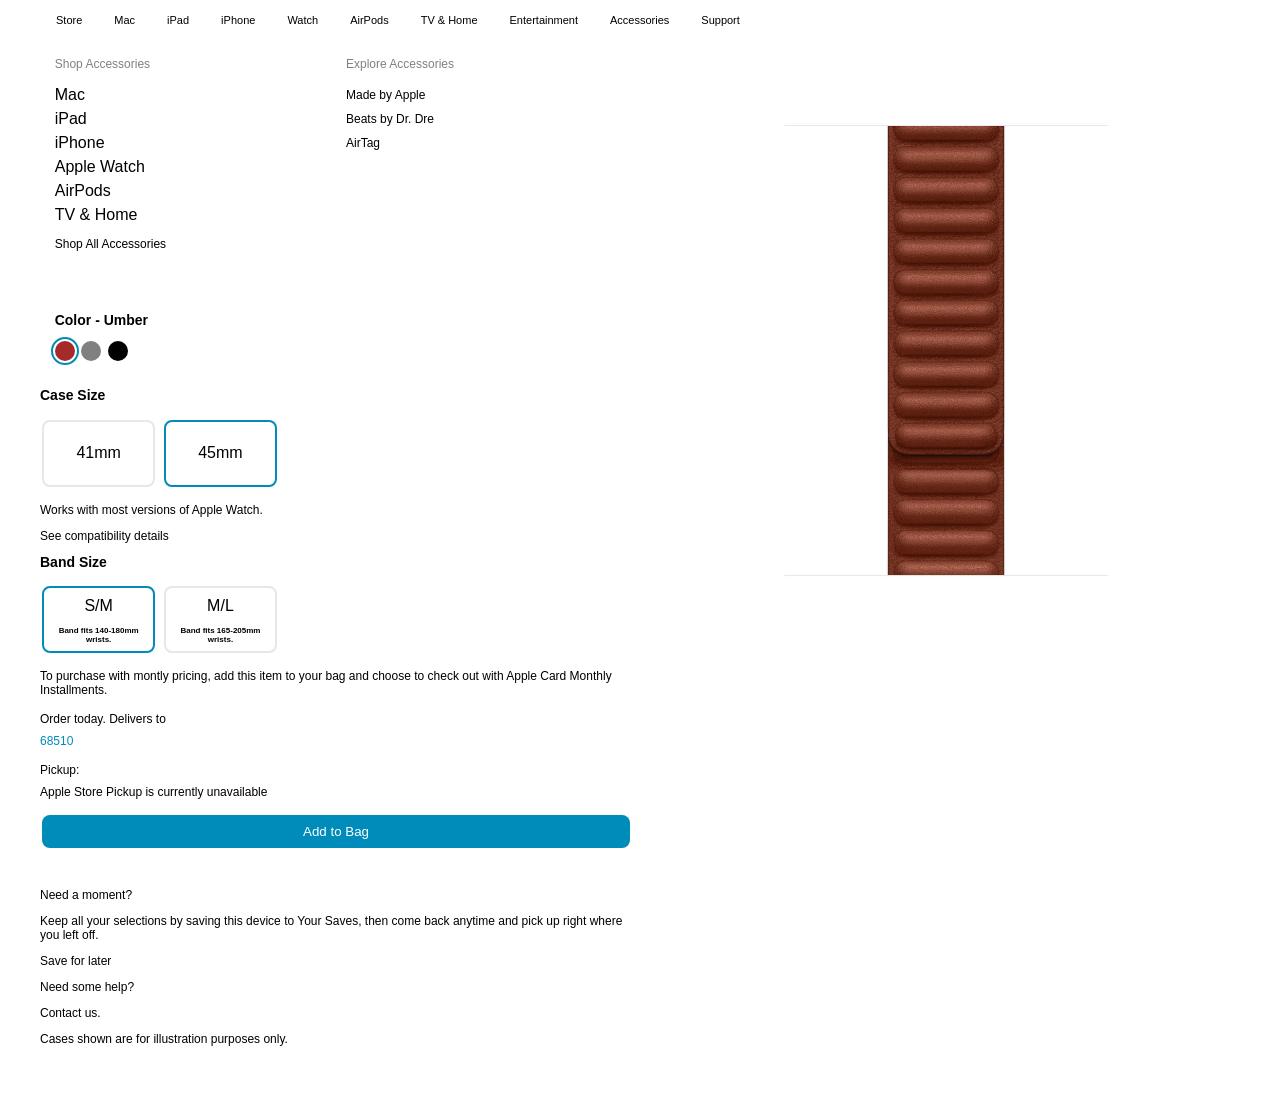
<file: assignments/class_template/project2.html>
<!doctype html>
<html lang="en">
<head>
    <meta charset="UTF-8">
    
    <!--SEO -->
        <meta name="description" content="Page Description Here">
        <meta name="author" content="Bella Galindo">
            
    <!--Icons -->
        
        
    <!-- Needed for RWD -->
        <meta name="viewport" content="width=device-width, initial-scale=1">
        
    <!-- Styles -->
        <link href="css/project2.css" rel="stylesheet">
        
    <!-- jQuery Scripts 
        <script src="https://ajax.googleapis.com/ajax/libs/jquery/1.12.4/jquery.min.js"></script>
        <script>
            $(document).ready(function(){
            
                });
        </script>-->

        
</head>

<body>   
 <!-- <div class="container">
    
    <header class="col-span-6">
    <h1>Awesome Websites</h1>
    </header>   -->

    <!-- Navigation -->
     <!-- <nav class="col-span-6">
        <ul>
         
        </ul>
    </nav> -->


   
    <body>

<div class="container">
    <section class="topnav">
                <a class="active" href="#store">Store</a>
                <a href="#mac">Mac</a>
                <a href="#ipad">iPad</a>
                <a href="#iphone">iPhone</a>
                <a href="#watch">Watch</a>
                <a href="#airpods">AirPods</a>
                <a href="#tvandhome">TV & Home</a>
                <a href="#entertainment">Entertainment</a>
                <a href="#accessories">Accessories</a>
                <a href="#support">Support</a>
    </section>
    
    <section class="col-span-6">


        <div class="container">
                <section class="col-span-6 lineheight1"><p><h5>Shop Accessories</h5></p></section>
                <section class="col-span-6 lineheight1"><p><h5>Explore Accessories</h5></p></section>
                <section class="col-span-6 lineheight2"><p><h1>Mac</h1></p></section>
                <section class="col-span-6 lineheight3"><p><h3>Made by Apple</h3></p></section>
                <section class="col-span-6 lineheight2"><p><h1>iPad</h1></p></section>
                <section class="col-span-6 lineheight3"><p><h3><a href="page2.html">Beats by Dr. Dre</a></h3></p></section>
                <section class="col-span-6 lineheight2"><p><h1>iPhone</h1></p></section>
                <section class="col-span-6 lineheight3"><p><h3>AirTag</h3></p></section>
                <section class="col-span-12 lineheight2"><p><h1>Apple Watch</h1></p></section>
                <section class="col-span-12 lineheight2"><p><h1>AirPods</h1></p></section>
                <section class="col-span-12 lineheight2"><p><h1>TV & Home</h1></p></section>
                <section class="col-span-12 lineheight4"><p><h3>Shop All Accessories</h3></p></section>

                <h2 class="lineheight6">Color - Umber</h2>

                
                <div style="float: left">
                    <span class="dot1 outline"></span>
                    <span class="dot2"></span>
                    <span class="dot3"></span>
                  </div>

        </div>


       
        <h2 class="spacer lineheight5">Case Size</h2>
        <button class="button button4">41mm</button>
        <button class="button button2">45mm</button>

        <h3>Works with most versions of Apple Watch.</h3>
        <h6>See compatibility details</h6>

        <h2>Band Size</h2>
        <button class="button button2">S/M <h4>Band fits 140-180mm <br> wrists.</h4></button>
        <button class="button button4">M/L <h4>Band fits 165-205mm <br> wrists.</h4></button>

        <h3>To purchase with montly pricing, add this item to your bag and choose to check out with Apple Card Monthly Installments.</h3>
        <h3 class="lineheight7">Order today. Delivers to <h3 class="bluetext">68510</h3> </h3>

        <h3 class="lineheight7">Pickup:</h3>
        <h3>Apple Store Pickup is currently unavailable</h3>

        <button class="button button5">Add to Bag</button>
    </section>


    <section class="col-span-6">
        <img src="/images/applewatch_1copy.jpeg" alt="applewatch_1copy">
    </section>


    <section class="col-span-6">
        <h3>Need a moment?</h3>
        <h3>Keep all your selections by saving this device to Your Saves, then come back anytime and pick up right where you left off.</h3>
        <h6>Save for later</h6>

        <h3>Need some help?</h3> <h6>Contact us.</h6>
        <h3>Cases shown are for illustration purposes only.</h3>
    </section>

     <!-- Hero Image -->
    
    <!-- Work -->
    
    
    <!-- Content -->
   
  
    <!-- Quote -->
    <section>
        
    </section>
    
    
    <!-- Footer  -->
    <footer>
       
    </footer>   
    
</div><!--close container --> 
</body>
</html>
</file>
<file: css/style.css>
* {
    box-sizing: border-box;
    font-family: sans-serif;
}
body {
    margin: 0;
    font-family: sans-serif;
    background-image: url("../images/pattern.png");
}
header {
    background-color: #9abcf8;
    color: white;
    padding: 2rem;
}
h1 {
font-size: 2rem;
}
h2 {
font-size: 1.5rem;
}
h3 {
font-size: 1.25rem;
}
img {
    max-width: 100%;
}
.circle {
border-radius: 50%;
border: 5px solid #9abcf8;
}
a:link, a:visited {
    color: #9abcf8;
    text-decoration: none;
}
a:hover {
    color: #6c94d8;
    text-decoration: underline;
}

/******* Layout *********/
.container {
    background-color: white;
    display: grid;
    gap: 1.5rem;
    grid-template-columns: repeat(12, 1fr);
    margin: 0 auto;
    width: min(95%, 75rem);
}

.container > * {
    grid-column: span 12;
}


/******* Navigation Using Flexbox *********/
nav {
    background-color: blue;
    padding: 0 1rem;
    display: flex;
    justify-content: center;
    position: sticky;
    top: 0;
}
nav ul {
    margin: 0;
    padding: 0;
    list-style: none;
    display: flex;
    flex-flow: row wrap;
}
nav li {
    margin: 0 0.5rem;
}
nav a:link, nav a:visited {
    color: white;
    text-decoration: none;
    font-size: 1.125rem;
    padding: 1rem;
    display: block;
    transition: ease-in-out;
}
nav a:hover {
    background-color: lightblue;
    color: white;
}

/******* Components *********/
.button:link, .button:visited {
    color: white;
    background-color: #9abcf8;
    text-align: center;
    text-decoration: none;
    padding: 1rem 1.75rem;
    border-radius: .5rem;
    box-shadow: 0 .125rem .5rem rgba(0, 0, 0, .15);
    display: inline-block;
    margin: 0 .25rem .25rem 0;
    transition: background-color 0.5s ease;
}
.button:hover {
    background-color: #6c94d8;
}

.card {
    text-align: center;
    margin: 1rem;
    padding-bottom: 2rem;
    box-shadow: 0 .125rem .5rem rgba(0, 0, 0, .15);
}
.card-title {
    margin: 0.75rem 0 0 0;
    padding: 0 2rem 0.5rem;
}
.card-text {
    margin: 0.5rem 0 1rem 0;
    padding: 0 2rem 0.5rem; 
}





/* Desktop Layout */
@media screen and (min-width: 40rem) {
    .col-span-8 {
        grid-column: span 8;
    }
    .col-span-4 {
        grid-column: span 4;
    }


.work-section{
    display: flex;
    justify-content: center;
    flex-flow: row wrap;
}
.card {
    flex-basis: 27.5%;
}

}
</file>
<file: webpage.css>
* {
    box-sizing: border-box;
    font-family: sans-serif;
}
body {
    margin: 0;
    font-family: sans-serif;
    /*background-image: url("../images/pattern.png");*/
}
header {
    background-color: #A22561;
    color: white;
    padding-top: 0rem;
    padding-bottom: 0rem;
    padding-left: 2rem;
}
h1 {
font-size: 2rem;
}
h2 {
font-size: 1.5rem;
}
h3 {
font-size: 1.25rem;
font-weight: lighter;
margin-left: 30pt;
text-align: left;
margin-right: 33pt;
line-height: 25pt;

}

img {
    max-width: 100%;
    margin-top: 20pt;
    margin-bottom: 10pt;
}
.circle {
border-radius: 50%;
border: 5px solid #9abcf8;
}
a:link, a:visited {
    color: white;
    text-decoration: none;
}
a:hover {
    text-decoration: none;
}

/******* Layout *********/
.container {
    background-color: white;
    display: grid;
    gap: 1.5rem;
    grid-template-columns: repeat(12, 1fr);
    margin: 0 auto;
   /* width: min(95%, 75rem);*/
}

.container2 {
    background-color: white;
    display: grid;
    margin: 0 auto;
}

.container3 {
    background-color: white;
    display: grid;
    gap: 1.5rem;
    grid-template-columns: repeat(12, 1fr);
    margin: 0 auto;
}

.container > * {
    grid-column: span 12;
    padding-bottom: 15pt;
}


/******* Navigation Using Flexbox *********/
nav {
    background-color: #A22561;
    padding: 0 1rem;
    display: flex;
    justify-content: right;
    position: sticky;
    top: 0;
}
nav ul {
    margin: 0;
    padding: 0;
    list-style: none;
    display: flex;
    flex-flow: row wrap;
}
nav li {
    margin: 0 0.5rem;
}
nav a:link, nav a:visited {
    color: white;
    text-decoration: none;
    font-size: large;
    padding: 1rem;
    display: block;
    transition: ease-in-out;
}
nav a:hover {
    background-color: palevioletred;
    color: white;
}

/******* Components *********/
.button:link, .button:visited {
    color: white;
    background-color: #9abcf8;
    text-align: center;
    text-decoration: none;
    padding: 1rem 1.75rem;
    border-radius: .5rem;
    box-shadow: 0 .125rem .5rem rgba(0, 0, 0, .15);
    display: inline-block;
    margin: 0 .25rem .25rem 0;
    transition: background-color 0.5s ease;
}
.button:hover {
    background-color: #6c94d8;
    text-decoration: none;
}

.card {
    text-align: center;
    margin: 1rem;
    padding-bottom: 2rem;
    box-shadow: 0 .125rem .5rem rgba(0, 0, 0, .15);
}
.card-title {
    margin: 0.75rem 0 0 0;
    padding: 0 2rem 0.5rem;
}
.card-text {
    margin: 0.5rem 0 1rem 0;
    padding: 0 2rem 0.5rem; 
}
.largecard {
    text-align: center;
    /* box-shadow: 0 .125rem .5rem rgba(0, 0, 0, .15); */
    margin-bottom: -10pt;
}
.halfcard {
    text-align: center;
    /* box-shadow: 0 .125rem .5rem rgba(0, 0, 0, .15); */
    margin-bottom: -25pt;
    margin-top: 0;
}

.btn1 {
   /* position: absolute;
    transform: translate(-190px, 120px);*/
    position: relative;
    background-color: #A22561;
    color: white;
    font-size: 20px;
    padding: 10px 30px;
    border: none;
    cursor: pointer;
    border-radius: 5px;
  }

  .center1 {
    display: flex;
    justify-content: center;
    align-items: center;
  }

  .container .btn1:hover {
    background-color: palevioletred;
    text-decoration: none;
  }
 
  .pinksub {
    color: #A22561;
    margin-bottom: -20pt;
    font-size: 30px;
  }
 
  .darkpink {
    color: #A22561;
    margin-top: 30pt;
    margin-right: 8pt;
  }

  .button5 {
    border: none;
    color: white;
    cursor: pointer;
    text-decoration: none;
  }

  .image-container {
    width: 50%;
    height: auto;
  }

  .image-container img {
    max-width: 100%;
    height: auto;
    min-width: 200pt;
  }

  .bold {
    font-weight: bold;
}

.margintop1 {
    margin-top: 60pt;
    margin-left: 40pt;
}

.lineheight1 {
    line-height: 100pt;
}

.lineheight2 {
    line-height: 50pt;
}


/* Desktop Layout */
@media screen and (min-width: 40rem) {
    .col-span-8 {
        grid-column: span 8;
        position: relative;
    }
    .col-span-4 {
        grid-column: span 4;
        position: relative;
    }
    .col-span-6 {
        grid-column: span 6;
        position: relative;
    }
    .col-span-12 {
        grid-column: span 12;
        position: relative;
    }


.work-section{
    display: flex;
    justify-content: center;
    flex-flow: row wrap;
}
.card {
    flex-basis: 27.5%;
}

}
</file>
<file: assignments/class_template/css/inclass.css>
:root {
    --primary_color: #033f5f;
    --seconday_color: #007CBC;
    --highlight_color: #F5BA36;
    --neutral_grey: #747e83;
    --neutral_light: #ffffff;
}
.blue {
    background-color: var(--primary_color);
}
.yellow {
    background-color: var(--highlight_color);
}
* {
    box-sizing: border-box;
    font-family: sans-serif;
}
.center {
    text-align: center;
}

body {
    margin: 0;
}

h1 {
    color: var(--primary_color);
}
h2 {
    color: var(--primary_color);
}
h3{
    color: var(--neutral_grey);
}
p {
    color: var(--neutral_grey);
}
img {
    max-width: 100%; /* This makes all your images responsive */
}


.container {
    display: grid;
    grid-template-columns: repeat(12, 1fr);
    gap: 1.5rem;
    margin: 0 auto;
    width: min(95%, 75rem);
}

.container_large {
    display: grid;
    grid-template-columns: repeat(12, 1fr);
    gap: 1.5rem;
    margin: 0 auto;
}

.container > * {
    grid-column: span 12;
}

.card {
    text-align: center;
    margin: 1rem;
    padding-bottom: 2rem;
    box-shadow: 0 .125rem .5rem rgba(0, 0, 0, .15);
}
.card-title {
    margin: 0.75rem 0 0 0;
    padding: 0 2rem 0.5rem;
}
.card-text {
    margin: 0.5rem 0 1rem 0;
    padding: 0 2rem 0.5rem; 
}



/* Media Queries for larger screens than 768px */
@media screen and (min-width: 48rem) {
   
   .col-span-2 {
        grid-column: span 2;
   }
   .col-span-3 {
        grid-column: span 3;
    }
    .col-span-4 {
        grid-column: span 4;
    }
    .col-span-5 {
        grid-column: span 5;
   }
    .col-span-6 {
        grid-column: span 6;
    }
    .col-span-7 {
        grid-column: span 7;
   }
    .col-span-8 {
        grid-column: span 8;
    }
    .col-span-9 {
        grid-column: span 9;
   }
   .col-span-10 {
        grid-column: span 10;
    }

} /* Closes the media query */
</file>
<file: assignments/class_template/css/project2.css>
/*:root {
    --primary_color: #033f5f;
    --seconday_color: #007CBC;
    --highlight_color: #F5BA36;
    --neutral_grey: #747e83;
    --neutral_light: #ffffff;
}
* {
    box-sizing: border-box;
    font-family: sans-serif;
}

h1 {
    color: var(--primary_color);
}
h2 {
    color: var(--primary_color);
}
h3{
    color: var(--neutral_grey);
}
p {
    color: var(--neutral_grey);
}*/
img {
    max-width: 100%; /* This makes all your images responsive */
}
.spacer {
    margin-top: 5rem;
}
/*
.container {
    display: grid;
    grid-template-columns: repeat(12, 1fr);
    gap: 1.5rem;
}
.container > * {
    grid-column: span 12;
}

/* Media Queries for larger screens than 768px */
@media screen and (min-width: 48rem) {
   
   /*/.col-span-2 {
        grid-column: span 2;
   }
   .col-span-3 {
        grid-column: span 3;
    }
    .col-span-4 {
        grid-column: span 4;
    }
    .col-span-5 {
        grid-column: span 5;
   }
    .col-span-6 {
        grid-column: span 6;
    }
    .col-span-7 {
        grid-column: span 7;
   }
    .col-span-8 {
        grid-column: span 8;
    }
    .col-span-9 {
        grid-column: span 9;
   }
   .col-span-10 {
        grid-column: span 10;
    }*/

}



    .grey {
         background-color: #ddd;
         width: 100%;
         padding-top: 5pt;
         padding-bottom: 5pt;
         padding-left: 10pt;
    }
    
    .orangetext {
        color: rgb(210, 70, 0);
    }
    
    body {
      margin: 0;
      font-family: Arial, Helvetica, sans-serif;
    }

    h1 {
        font-size: 16px;
        color: black;
        font-weight:lighter;
    }

    h2 {
        font-size: 14px;
        color: black;
        font-weight:thinnner;
    }

    h3 {
        font-size: 12px;
        font-weight: lighter;
    }

    h4 {
        font-size: 8px;
        font-weight: bold;
    }
    
    h5 {
        font-size: 12px;
        font-weight: lighter;
        color: gray;
    }

    h6 {
        font-size: 12px;
        font-weight: lighter;
        color: black;
        margin-bottom: 10px;
        margin-top: 10px;
    }

   .accessories {
        font-size: 12px;
        float: left;
    }

    .beats {
        font-size: 24px;
        font-weight: bold;
        color: black;
    }

    .topnav {
      overflow: hidden;
      background-color: white;
      justify-content: center;
    }
    
    .topnav a {
      float: left;
      color: black;
      text-align: center;
      padding: 14px 16px;
      text-decoration: none;
      font-size: 11px;
      justify-content: center;
    }
    
    .topnav a:hover {
      background-color: #ddd;
      color: light grey;
    }
    
    /* .topnav a.active {
      background-color: #04AA6D;
      color: white;
    } */

    a:link {
        text-decoration: none;
        color: black;
      }

    a:hover {
        color: grey;
        text-decoration: none;
    }

    a:visited {
        text-decoration: none;
        color: black;
    }

    .greybar {
        height: 80px;
        background-color: #ddd;
        width: 100%;
    }

    .container { 
        display: grid;
        grid-template-columns: repeat(12, 1fr);
        gap: 1.5rem;
        margin: 0 auto;
        width: min(95%, 75rem);
    }

    .container2 { 
        grid-template-columns: repeat(12, 1fr);
        gap: 1.5rem;
        margin: 0 auto;
        width: min(95%, 75rem);
    }

    .container > * {
        grid-column: span 12;
    }
    
    .lineheight1 {
        line-height: 1px;
        padding: 0px;
        margin-top: -20px;
        margin-bottom: 5px;
    }
    
    .lineheight2 {
        line-height: 0px;
        padding: 0px;
        margin-top: -35px;
    }

    .lineheight3 {
        line-height: 0px;
        padding: 0px;
        margin-top: -35px;
    }

    .lineheight4 {
        line-height: 1px;
        padding: 0px;
        margin-top: -30px;
        margin-bottom: 5px;
    }

    .lineheight5 {
        line-height: 1px;
        padding: 0px;
        margin-top: 30px;
        margin-bottom: 20px;
    }

    .lineheight6 {
        line-height: 50px;
        padding: 0px;
        margin-top: 5px;
        margin-bottom: -22px;
    }

    .lineheight7 {
        line-height: 50px;
        padding: 0px;
        margin-top: -15px;
        margin-bottom: -22px;
    }

    .lineheightpg2 {
        line-height: 25px;
        padding: 0px;
        margin-top: -5px;
        margin-bottom: -50px;
    }

    .container_large {
        display: grid;
        grid-template-columns: repeat(12, 1fr);
        gap: 1.5rem;
        margin: 0 auto;
        width: min(95%, 75rem);
        margin-top: -16pt;
        margin-bottom: -10pt;
        height: 60pt;
    }

    .outlinegrey {
        outline: #ddd solid;
        stroke: 1pt;
    }

    .dot1 {
        height: 20px;
        width: 20px;
        background-color: brown;
        border-radius: 50%;
        display: inline-block;
        margin-top: -40px;
        margin-right: 2px;
      }
      
      .outline {
        outline: #008CBA solid 2px;
        border-radius: 50%;
        outline-offset: 2px;
        border-style: none;
        }

      .dot2 {
        height: 20px;
        width: 20px;
        background-color: grey;
        border-radius: 50%;
        display: inline-block;
        margin-top: -40px;
        margin-right: 2px;
      }

      .dot3 {
        height: 20px;
        width: 20px;
        background-color: black;
        border-radius: 50%;
        display: inline-block;
        margin-top: -40px;
        margin-right: 2px;
      }

    .button {
        border: none;
        color: white;
        padding: 16px 32px;
        text-align: center;
        text-decoration: none;
        display: inline-block;
        font-size: 16px;
        margin: 4px 2px;
        transition-duration: 0.4s;
        cursor: pointer;
      }
      
    .button2 {
        background-color: white; 
        color: black; 
        border: 2px solid #008CBA;
        max-width: 85pt;
        max-height: 50pt;
      }
      
    .button2:hover {
        background-color: #008CBA;
        color: white;
      }

      .button2 {
        width: 85pt;
        height: 50pt;
        border-radius: 8px;
        padding-left: 6pt;
        padding-right: 6pt;
        padding-top: 7pt;
        padding-bottom: 7pt;
    }

      .button4 {
        background-color: white;
        color: black;
        border: 2px solid #e7e7e7;
        width: 85pt;
        height: 50pt;
        padding-left: 6pt;
        padding-right: 6pt;
        padding-top: 7pt;
        padding-bottom: 7pt;
      }
      
    .button4:hover {
        background-color: #e7e7e7;
    }

    .button4 {
        border-radius: 8px;
    }

    .button5 {
        height: 25pt;
        width: 100%;
        border-radius: 8px;
        padding-top: 7pt;
        padding-bottom: 7pt;
        background-color: #008CBA;  
        border: none;
        font-size: 10pt;
      }

    .button5:hover {
        background-color: #005977;
        color: white;
      }
    
    .card {
        text-align: center;
        margin: 1rem;
        margin-left: -28pt;
        margin-bottom: -28pt;
        padding-bottom: 2rem;
        outline: #ddd solid 2pt;
        padding-left: 10pt;
        padding-right: 10pt;
        padding-top: 20pt;
    }

    .card-title {
        margin: 0.75rem 0 0 0;
        padding: 0 2rem 0.5rem;
    }

    .card-text {
        margin: 0.5rem 0 1rem 0;
    }

    .dotpg21 {
        height: 15px;
        width: 15px;
        background-color: brown;
        border-radius: 50%;
        display: inline-block;
        margin-top: -40px;
        margin-right: 2px;
      }

      .bold {
        font-weight: bold;
        margin-bottom: -30pt;
        margin-left: 3pt;
        font-size: 10pt;
        margin-top: -15pt;
      }

      .bluetext {
        color: #008CBA;
      }

      .awesomewebsites {
        font-size: 20pt;
        font-weight: bold;
        color: black;
      }

      .pink {
        background-color: pink;
      }
      .palegrey {
        background-color: grey;
      }
      .darkgrey {
        background-color: darkgray;
      }
      .navy {
        background-color: navy;
      }
      .black {
        background-color: black;
      }
      .tan {
        background-color: tan;
      }
      .blue {
        background-color: rgb(18, 239, 255);
      }
      .green {
        background-color: greenyellow;
      }


    /* Desktop Layout */
    @media screen and (min-width: 40rem) {
        .col-span-2 {
            grid-column: span 2;
        }
        .col-span-4 {
            grid-column: span 4;
        }
        .col-span-3 {
            grid-column: span 3;
        }
        .col-span-6 {
            grid-column: span 6;
        }
        .col-span-10 {
            grid-column: span 10;
        }
        .col-span-12 {
            grid-column: span 12;
        }

        .work-section{
            display: flex;
            justify-content: center;
            flex-flow: row wrap;
        }
        .card {
            flex-basis: 27.5%;
        }




} 
/* Closes the media query */
</file>
